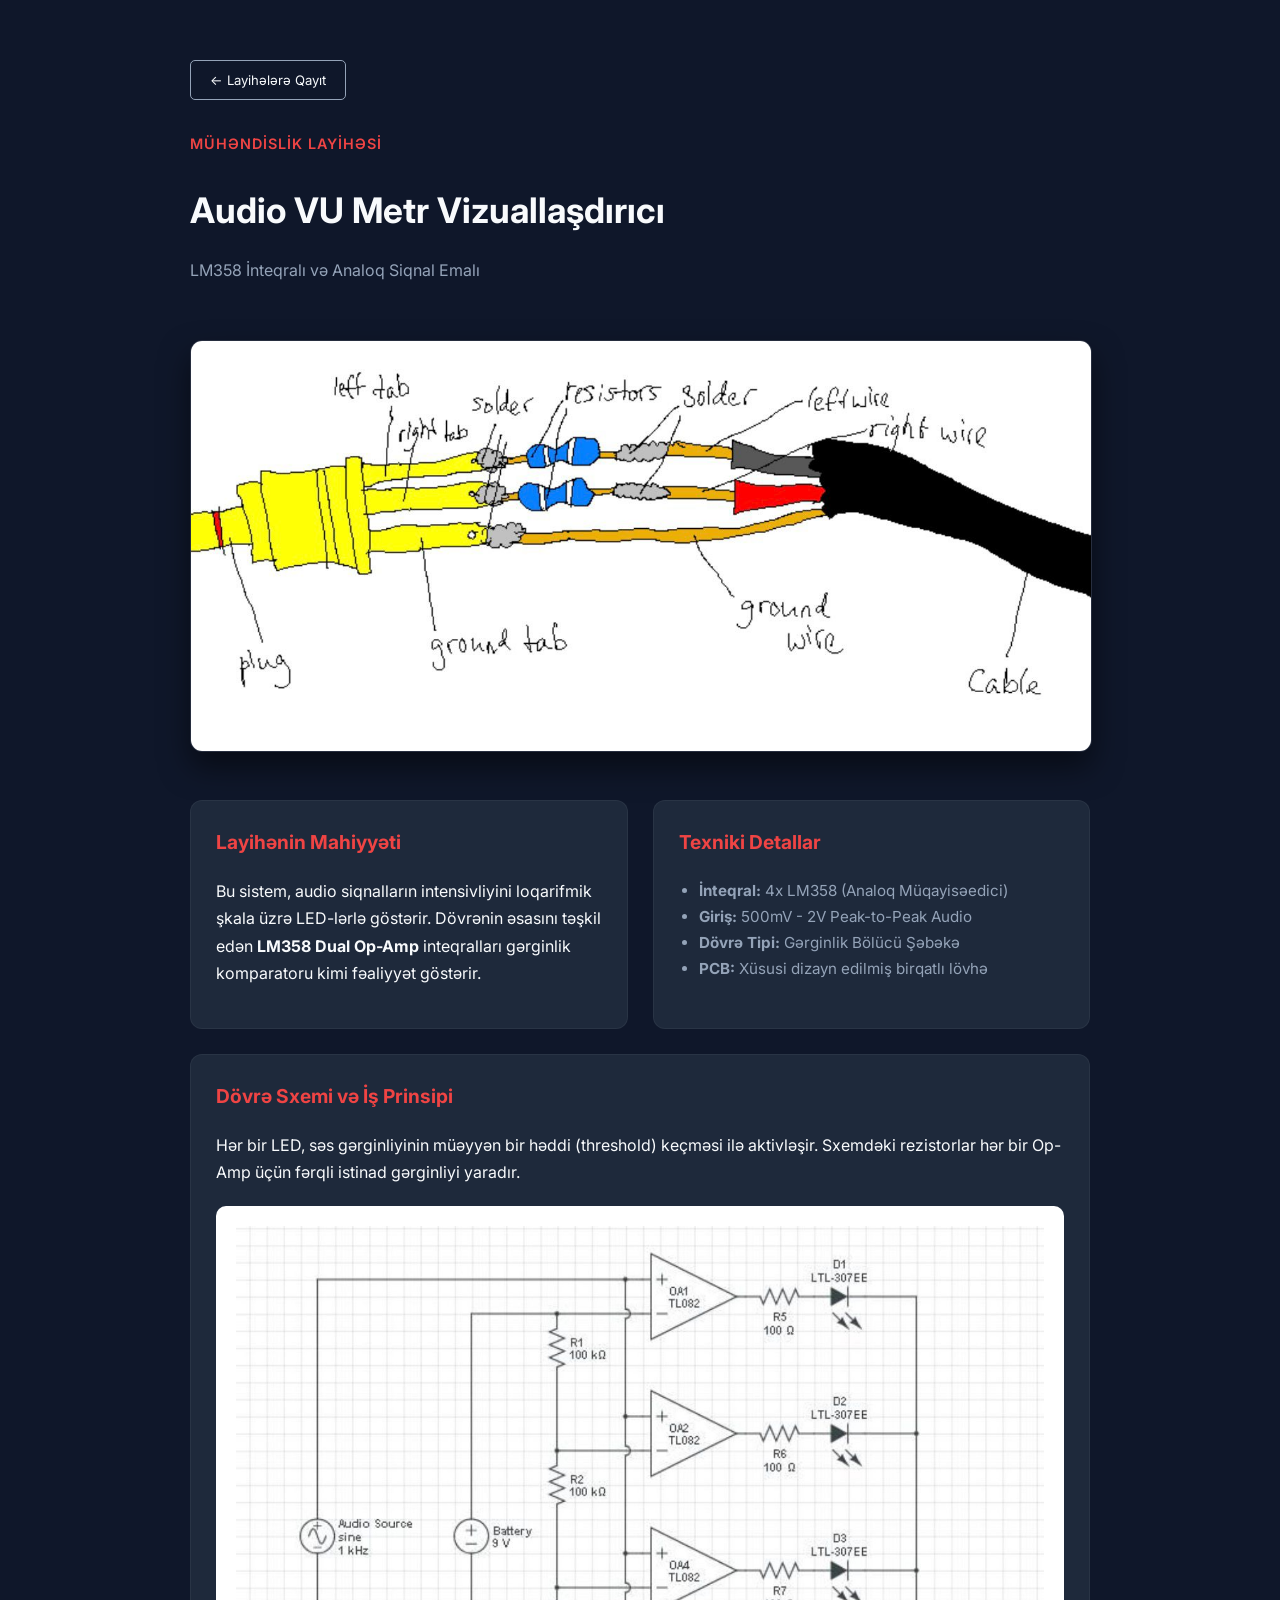
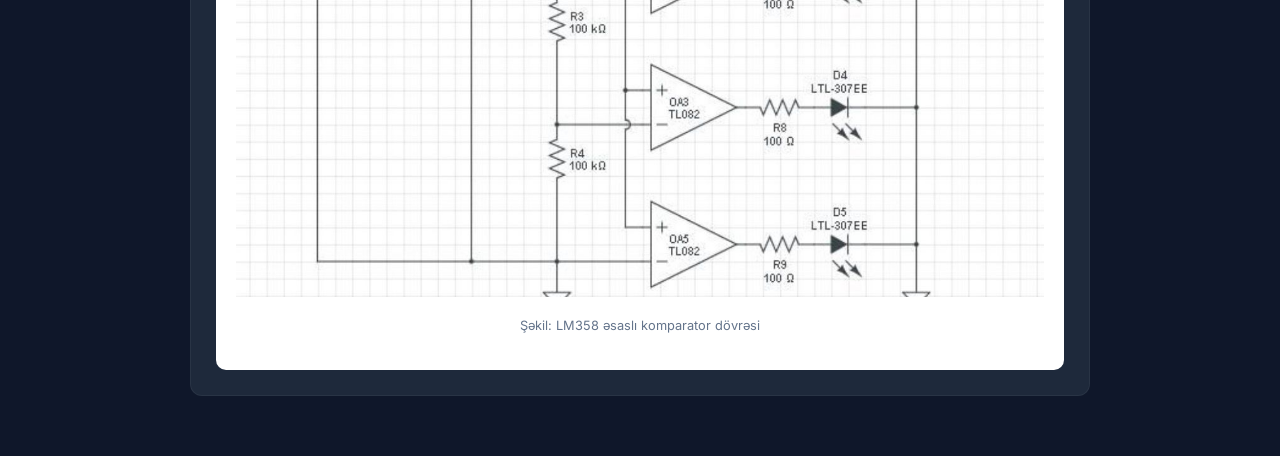
<file: air-vumetr.html>
<!DOCTYPE html>
<html lang="az">
<head>
    <meta charset="UTF-8">
    <meta name="viewport" content="width=device-width, initial-scale=1.0">
    <title>Audio VU Metr | Həsənli Zərrin</title>
    
    <link href="https://fonts.googleapis.com/css2?family=Inter:wght@300;400;600&display=swap" rel="stylesheet">
    <link href="https://unpkg.com/aos@2.3.1/dist/aos.css" rel="stylesheet">
    
    <style>
        :root {
            --bg-color: #0f172a;
            --card-bg: #1e293b;
            --accent: #ef4444;
            --text-main: #f8fafc;
            --text-dim: #94a3b8;
        }

        body {
            font-family: 'Inter', sans-serif;
            background-color: var(--bg-color);
            color: var(--text-main);
            margin: 0;
            line-height: 1.7;
        }

        .container { max-width: 900px; margin: 0 auto; padding: 60px 20px; }

        /* Sənin btn-outline stilinə uyğun geri qayıtmaq düyməsi */
        .btn-back {
            display: inline-block;
            border: 1px solid var(--text-dim);
            color: var(--text-main);
            padding: 0.5rem 1.2rem;
            text-decoration: none;
            font-size: 0.82rem;
            border-radius: 5px;
            transition: 0.3s;
            margin-bottom: 30px;
        }

        .btn-back:hover {
            border-color: var(--accent);
            color: var(--accent);
            background: rgba(239, 68, 68, 0.05);
        }

        .header h1 { font-size: 2.2rem; margin-bottom: 0.5rem; color: var(--text-main); }
        .subtitle { color: var(--accent); font-weight: 600; text-transform: uppercase; letter-spacing: 1px; font-size: 0.9rem; }

        .main-visual {
            width: 100%;
            border-radius: 12px;
            margin: 40px 0;
            border: 1px solid rgba(255,255,255,0.1);
            box-shadow: 0 15px 30px rgba(0,0,0,0.5);
        }

        .content-grid {
            display: grid;
            grid-template-columns: repeat(auto-fit, minmax(300px, 1fr));
            gap: 25px;
        }

        .card {
            background: var(--card-bg);
            padding: 25px;
            border-radius: 12px;
            border: 1px solid rgba(255,255,255,0.05);
        }

        .card h3 { color: var(--accent); margin-top: 0; font-size: 1.2rem; }

        .schematic-wrapper {
            background: #fff;
            padding: 20px;
            border-radius: 10px;
            margin-top: 20px;
            text-align: center;
        }

        .schematic-wrapper img { max-width: 100%; height: auto; }
    </style>
    <script async src="https://www.googletagmanager.com/gtag/js?id=G-99Y4B3V18C"></script>
<script>
  window.dataLayer = window.dataLayer || [];
  function gtag(){dataLayer.push(arguments);}
  gtag('js', new Date());

  gtag('config', 'G-99Y4B3V18C');
</script>
</head>
<body>

    <div class="container">
        <a href="projects.html" class="btn-back" data-aos="fade-right">← Layihələrə Qayıt</a>

        <div class="header" data-aos="fade-up">
            <span class="subtitle">Mühəndislik Layihəsi</span>
            <h1>Audio VU Metr Vizuallaşdırıcı</h1>
            <p style="color: var(--text-dim);">LM358 İnteqralı və Analoq Siqnal Emalı</p>
        </div>

        <img src="10.jpeg" alt="VU Metr PCB" class="main-visual" data-aos="zoom-in">

        <div class="content-grid">
            <div class="card" data-aos="fade-up">
                <h3>Layihənin Mahiyyəti</h3>
                <p>Bu sistem, audio siqnalların intensivliyini loqarifmik şkala üzrə LED-lərlə göstərir. Dövrənin əsasını təşkil edən <b>LM358 Dual Op-Amp</b> inteqralları gərginlik komparatoru kimi fəaliyyət göstərir.</p>
            </div>

            <div class="card" data-aos="fade-up" data-aos-delay="100">
                <h3>Texniki Detallar</h3>
                <ul style="padding-left: 20px; color: var(--text-dim); font-size: 0.95rem;">
                    <li><b>İnteqral:</b> 4x LM358 (Analoq Müqayisəedici)</li>
                    <li><b>Giriş:</b> 500mV - 2V Peak-to-Peak Audio</li>
                    <li><b>Dövrə Tipi:</b> Gərginlik Bölücü Şəbəkə</li>
                    <li><b>PCB:</b> Xüsusi dizayn edilmiş birqatlı lövhə</li>
                </ul>
            </div>
        </div>

        <div class="card" style="margin-top: 25px;" data-aos="fade-up">
            <h3>Dövrə Sxemi və İş Prinsipi</h3>
            <p>Hər bir LED, səs gərginliyinin müəyyən bir həddi (threshold) keçməsi ilə aktivləşir. Sxemdəki rezistorlar hər bir Op-Amp üçün fərqli istinad gərginliyi yaradır.</p>
            
            <div class="schematic-wrapper">
                <img src="1.jpeg" alt="Dövrə Sxemi Analizi">
                <p style="color: #64748b; font-size: 0.8rem; margin-top: 10px;">Şəkil: LM358 əsaslı komparator dövrəsi</p>
            </div>
        </div>
    </div>

    <script src="https://unpkg.com/aos@2.3.1/dist/aos.js"></script>
    <script>
        AOS.init({ duration: 800, once: true });
    </script>
</body>
</html>
</file>
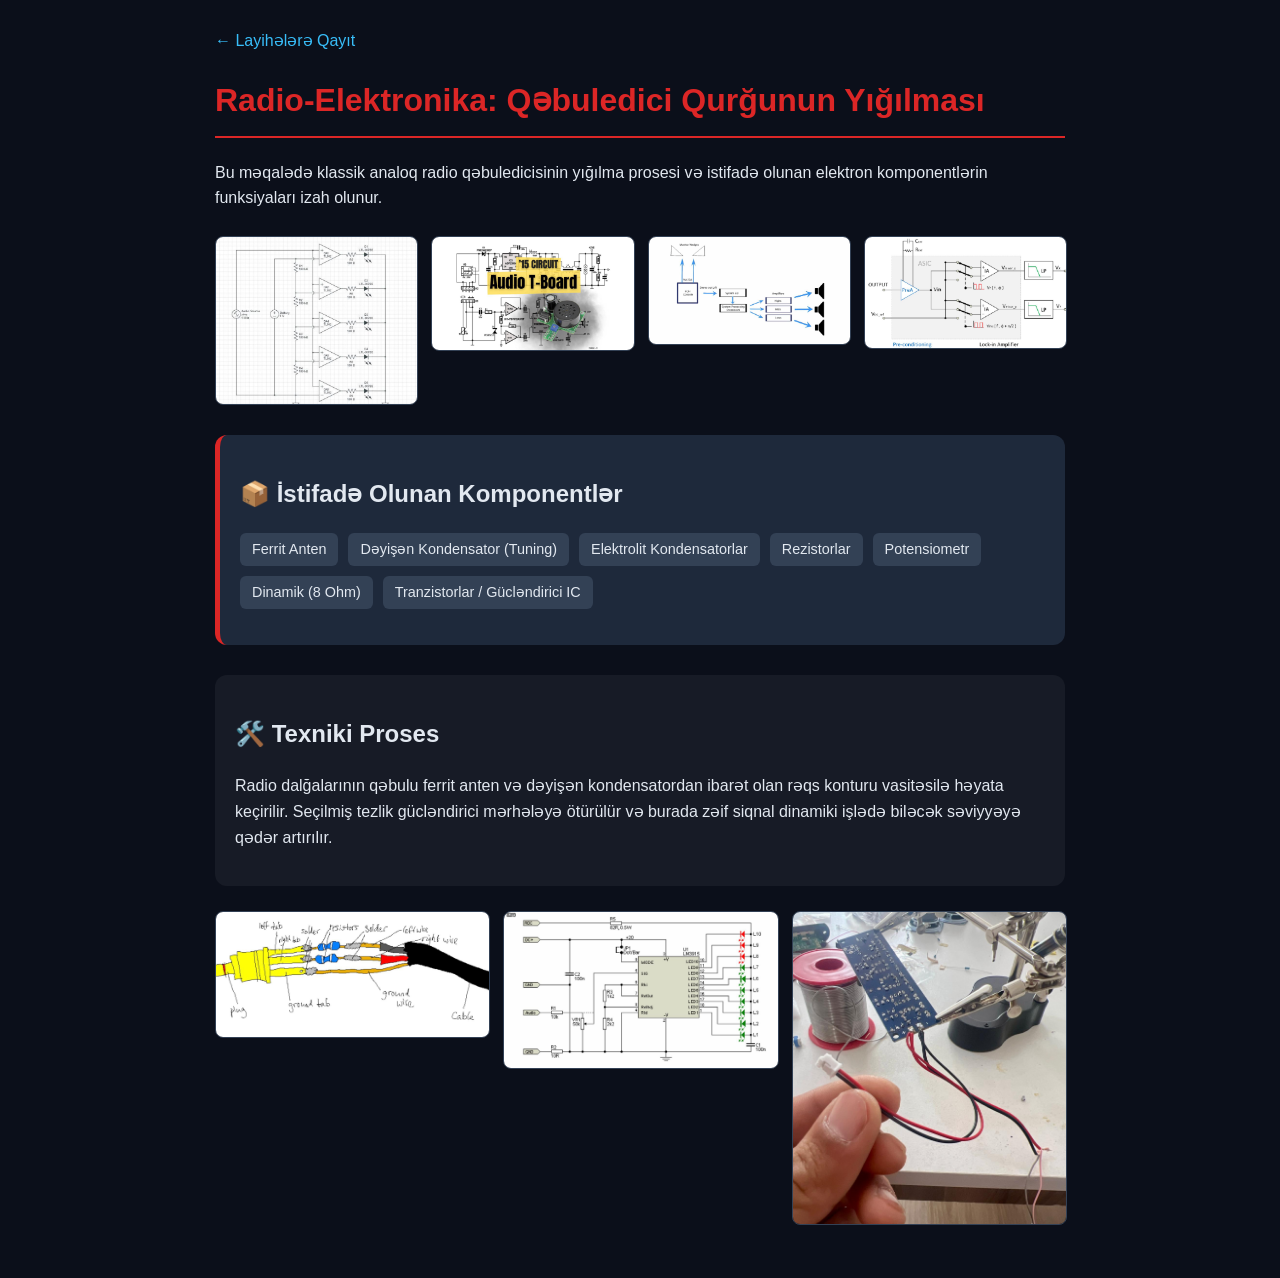
<file: radio-sxem.html>
<!DOCTYPE html>
<html lang="az">
<head>
    <meta charset="UTF-8">
    <meta name="viewport" content="width=device-width, initial-scale=1.0">
    <title>Radio-Elektronika: Qəbuledici Sxemi</title>
    <style>
        :root { --radio-red: #dc2626; --bg: #0b0f1a; --text: #e2e8f0; }
        body { background: var(--bg); color: var(--text); font-family: 'Segoe UI', sans-serif; padding: 20px; line-height: 1.6; }
        .container { max-width: 850px; margin: 0 auto; }
        h1 { color: var(--radio-red); border-bottom: 2px solid var(--radio-red); padding-bottom: 10px; }
        
        .gallery { display: grid; grid-template-columns: repeat(auto-fit, minmax(200px, 1fr)); gap: 15px; margin: 25px 0; }
        .gallery img { width: 100%; border-radius: 8px; border: 1px solid #334155; }

        .component-box { background: #1e293b; padding: 20px; border-radius: 12px; margin-top: 30px; border-left: 5px solid var(--radio-red); }
        .component-list { display: flex; flex-wrap: wrap; gap: 10px; list-style: none; padding: 0; }
        .component-list li { background: #334155; padding: 5px 12px; border-radius: 6px; font-size: 0.9rem; }
    </style>
   <script async src="https://www.googletagmanager.com/gtag/js?id=G-99Y4B3V18C"></script>
<script>
  window.dataLayer = window.dataLayer || [];
  function gtag(){dataLayer.push(arguments);}
  gtag('js', new Date());

  gtag('config', 'G-99Y4B3V18C');
</script>
</head>
<body>

<div class="container">
    <a href="projects.html" style="color: #38bdf8; text-decoration: none;">← Layihələrə Qayıt</a>
    
    <h1>Radio-Elektronika: Qəbuledici Qurğunun Yığılması</h1>
    
    <p>Bu məqalədə klassik analoq radio qəbuledicisinin yığılma prosesi və istifadə olunan elektron komponentlərin funksiyaları izah olunur.</p>

    <div class="gallery">
        <img src="1.jpeg" alt="Sxem mərhələsi">
        <img src="2.jpeg" alt="Lehimləmə">
        <img src="3.jpeg" alt="Komponentlər">
        <img src="4.jpeg" alt="Yekun">
    </div>

    <div class="component-box">
        <h2>📦 İstifadə Olunan Komponentlər</h2>
        <ul class="component-list">
            <li>Ferrit Anten</li>
            <li>Dəyişən Kondensator (Tuning)</li>
            <li>Elektrolit Kondensatorlar</li>
            <li>Rezistorlar</li>
            <li>Potensiometr</li>
            <li>Dinamik (8 Ohm)</li>
            <li>Tranzistorlar / Gücləndirici IC</li>
        </ul>
    </div>

    <div style="margin-top: 30px; background: rgba(255,255,255,0.05); padding: 20px; border-radius: 12px;">
        <h2>🛠️ Texniki Proses</h2>
        <p>Radio dalğalarının qəbulu ferrit anten və dəyişən kondensatordan ibarət olan rəqs konturu vasitəsilə həyata keçirilir. Seçilmiş tezlik gücləndirici mərhələyə ötürülür və burada zəif siqnal dinamiki işlədə biləcək səviyyəyə qədər artırılır.</p>
    </div>

    <div class="gallery">
        <img src="5.jpeg" alt="Detallar">
        <img src="6.jpeg" alt="Hazır vəziyyət">
        <img src="11.jpeg" alt="Yoxlanış">
    </div>

</div>

</body>
</html>
</file>
